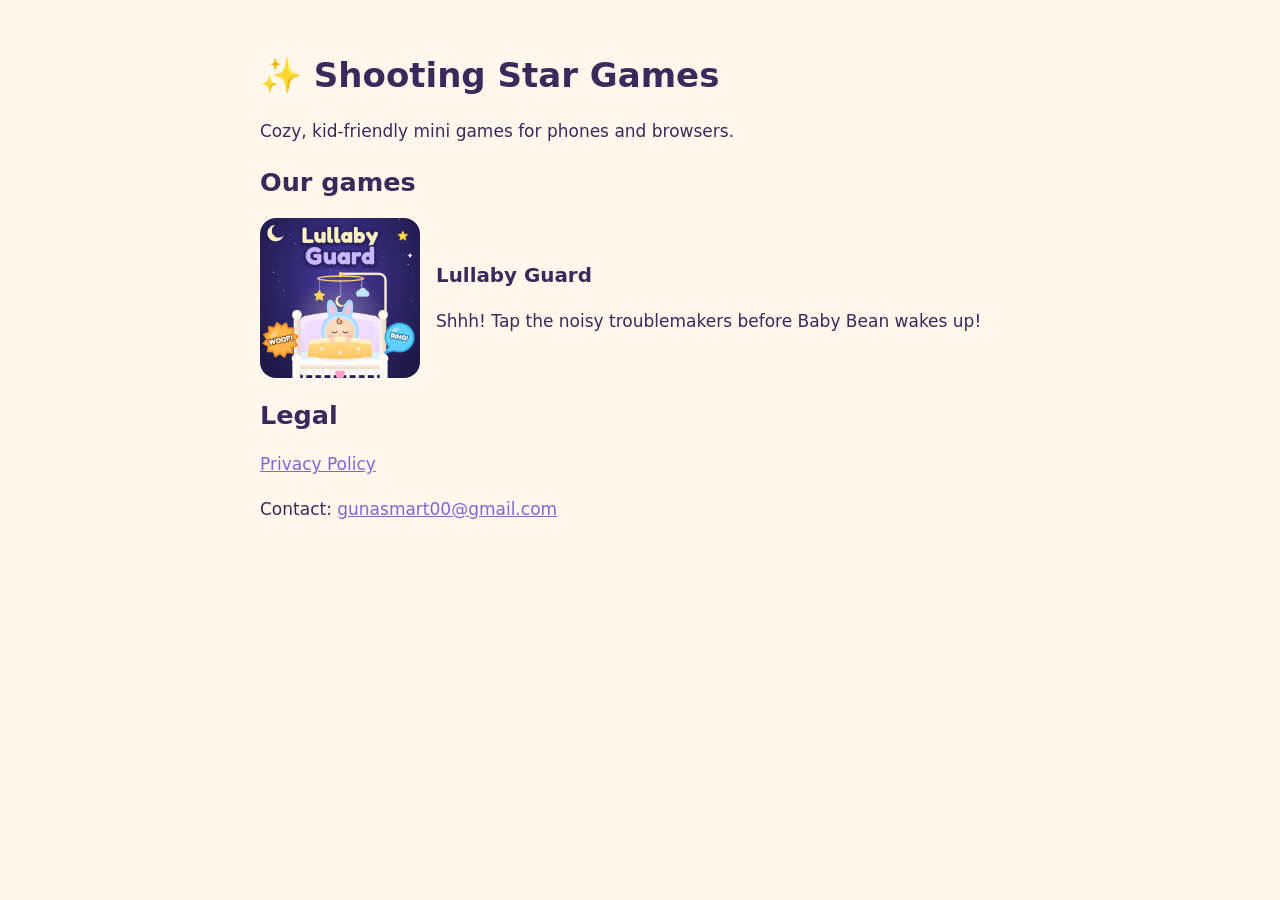
<file: index.html>
<!doctype html>
<html lang="en">
  <head>
    <meta charset="UTF-8" />
    <meta name="viewport" content="width=device-width, initial-scale=1" />
    <title>Shooting Star Games</title>
    <link rel="stylesheet" href="style.css" />
  </head>
  <body>
    <main>
      <h1>✨ Shooting Star Games</h1>
      <p>Cozy, kid-friendly mini games for phones and browsers.</p>

      <h2>Our games</h2>
      <div class="game">
        <img src="lullabyguard/cover.png" alt="Lullaby Guard" />
        <div>
          <h3>Lullaby Guard</h3>
          <p>Shhh! Tap the noisy troublemakers before Baby Bean wakes up!</p>
        </div>
      </div>

      <h2>Legal</h2>
      <p><a href="privacy.html">Privacy Policy</a></p>
      <p>Contact: <a href="mailto:gunasmart00@gmail.com">gunasmart00@gmail.com</a></p>
    </main>
  </body>
</html>
</file>
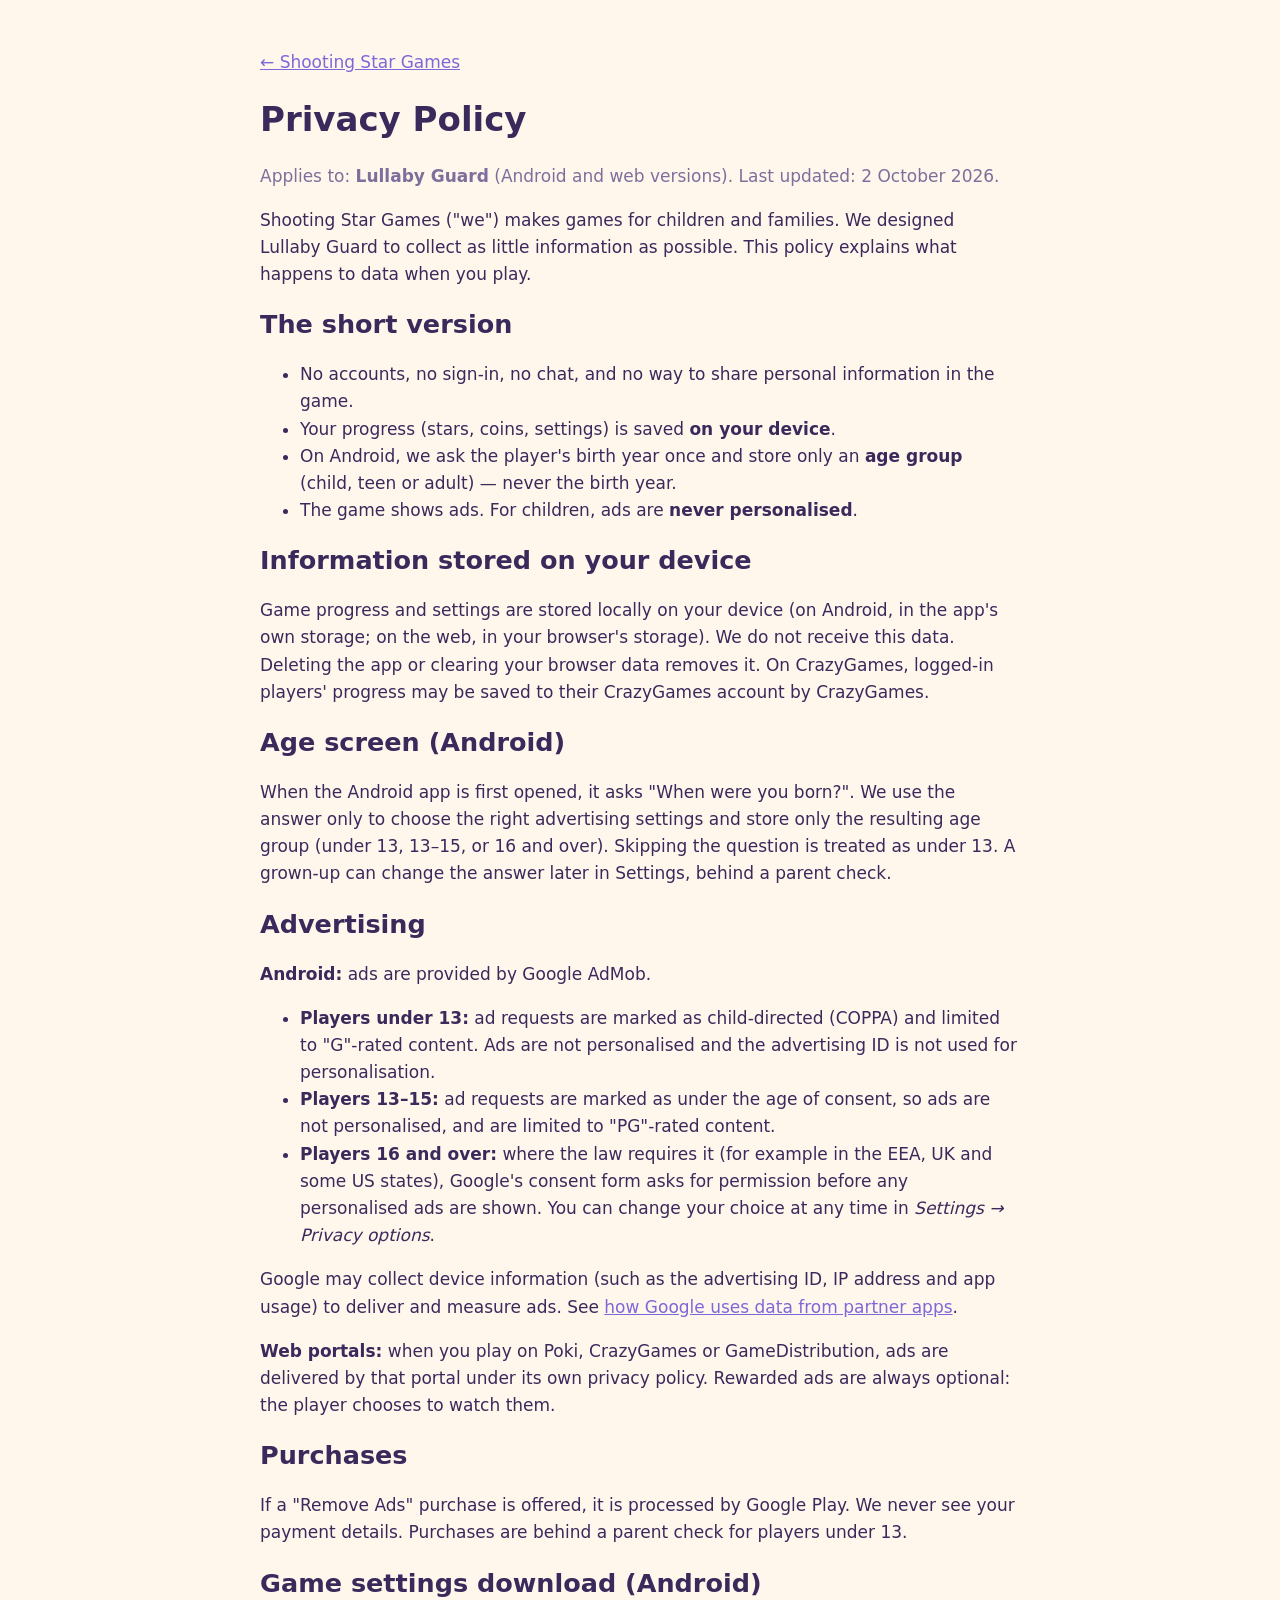
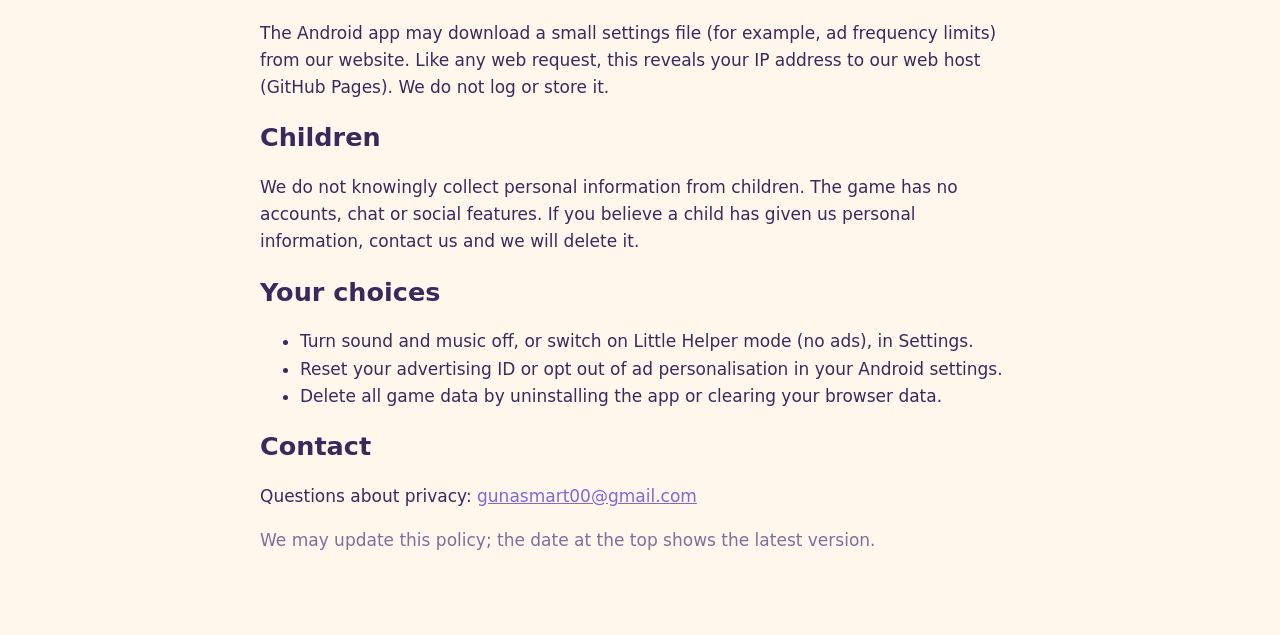
<file: privacy.html>
<!doctype html>
<html lang="en">
  <head>
    <meta charset="UTF-8" />
    <meta name="viewport" content="width=device-width, initial-scale=1" />
    <title>Privacy Policy — Shooting Star Games</title>
    <link rel="stylesheet" href="style.css" />
  </head>
  <body>
    <main>
      <p><a href="index.html">← Shooting Star Games</a></p>
      <h1>Privacy Policy</h1>
      <p class="muted">
        Applies to: <strong>Lullaby Guard</strong> (Android and web versions). Last updated: 2
        October 2026.
      </p>

      <p>
        Shooting Star Games ("we") makes games for children and families. We designed Lullaby Guard
        to collect as little information as possible. This policy explains what happens to data when
        you play.
      </p>

      <h2>The short version</h2>
      <ul>
        <li>
          No accounts, no sign-in, no chat, and no way to share personal information in the game.
        </li>
        <li>Your progress (stars, coins, settings) is saved <strong>on your device</strong>.</li>
        <li>
          On Android, we ask the player's birth year once and store only an
          <strong>age group</strong> (child, teen or adult) — never the birth year.
        </li>
        <li>The game shows ads. For children, ads are <strong>never personalised</strong>.</li>
      </ul>

      <h2>Information stored on your device</h2>
      <p>
        Game progress and settings are stored locally on your device (on Android, in the app's own
        storage; on the web, in your browser's storage). We do not receive this data. Deleting the
        app or clearing your browser data removes it. On CrazyGames, logged-in players' progress may
        be saved to their CrazyGames account by CrazyGames.
      </p>

      <h2>Age screen (Android)</h2>
      <p>
        When the Android app is first opened, it asks "When were you born?". We use the answer only
        to choose the right advertising settings and store only the resulting age group (under 13,
        13–15, or 16 and over). Skipping the question is treated as under 13. A grown-up can change
        the answer later in Settings, behind a parent check.
      </p>

      <h2>Advertising</h2>
      <p><strong>Android:</strong> ads are provided by Google AdMob.</p>
      <ul>
        <li>
          <strong>Players under 13:</strong> ad requests are marked as child-directed (COPPA) and
          limited to "G"-rated content. Ads are not personalised and the advertising ID is not used
          for personalisation.
        </li>
        <li>
          <strong>Players 13–15:</strong> ad requests are marked as under the age of consent, so ads
          are not personalised, and are limited to "PG"-rated content.
        </li>
        <li>
          <strong>Players 16 and over:</strong> where the law requires it (for example in the EEA,
          UK and some US states), Google's consent form asks for permission before any personalised
          ads are shown. You can change your choice at any time in
          <em>Settings → Privacy options</em>.
        </li>
      </ul>
      <p>
        Google may collect device information (such as the advertising ID, IP address and app usage)
        to deliver and measure ads. See
        <a href="https://policies.google.com/technologies/partner-sites"
          >how Google uses data from partner apps</a
        >.
      </p>
      <p>
        <strong>Web portals:</strong> when you play on Poki, CrazyGames or GameDistribution, ads are
        delivered by that portal under its own privacy policy. Rewarded ads are always optional: the
        player chooses to watch them.
      </p>

      <h2>Purchases</h2>
      <p>
        If a "Remove Ads" purchase is offered, it is processed by Google Play. We never see your
        payment details. Purchases are behind a parent check for players under 13.
      </p>

      <h2>Game settings download (Android)</h2>
      <p>
        The Android app may download a small settings file (for example, ad frequency limits) from
        our website. Like any web request, this reveals your IP address to our web host (GitHub
        Pages). We do not log or store it.
      </p>

      <h2>Children</h2>
      <p>
        We do not knowingly collect personal information from children. The game has no accounts,
        chat or social features. If you believe a child has given us personal information, contact
        us and we will delete it.
      </p>

      <h2>Your choices</h2>
      <ul>
        <li>Turn sound and music off, or switch on Little Helper mode (no ads), in Settings.</li>
        <li>
          Reset your advertising ID or opt out of ad personalisation in your Android settings.
        </li>
        <li>Delete all game data by uninstalling the app or clearing your browser data.</li>
      </ul>

      <h2>Contact</h2>
      <p>
        Questions about privacy: <a href="mailto:gunasmart00@gmail.com">gunasmart00@gmail.com</a>
      </p>
      <p class="muted">We may update this policy; the date at the top shows the latest version.</p>
    </main>
  </body>
</html>
</file>
<file: style.css>
:root {
  color-scheme: light dark;
  --bg: #fff7ec;
  --ink: #3a2a5c;
  --muted: #7d6f9c;
  --accent: #7d68d8;
}
@media (prefers-color-scheme: dark) {
  :root {
    --bg: #1b1640;
    --ink: #f1ecff;
    --muted: #b7acd9;
    --accent: #c9b8ff;
  }
}
body {
  margin: 0;
  background: var(--bg);
  color: var(--ink);
  font:
    17px/1.6 system-ui,
    'Segoe UI',
    Roboto,
    sans-serif;
}
main {
  max-width: 760px;
  margin: 0 auto;
  padding: 32px 16px 64px;
}
h1,
h2,
h3 {
  line-height: 1.2;
}
a {
  color: var(--accent);
}
.muted {
  color: var(--muted);
}
.game {
  display: flex;
  gap: 16px;
  align-items: center;
}
.game img {
  width: 160px;
  border-radius: 16px;
}
@media (max-width: 480px) {
  .game {
    flex-direction: column;
    align-items: flex-start;
  }
}
</file>
